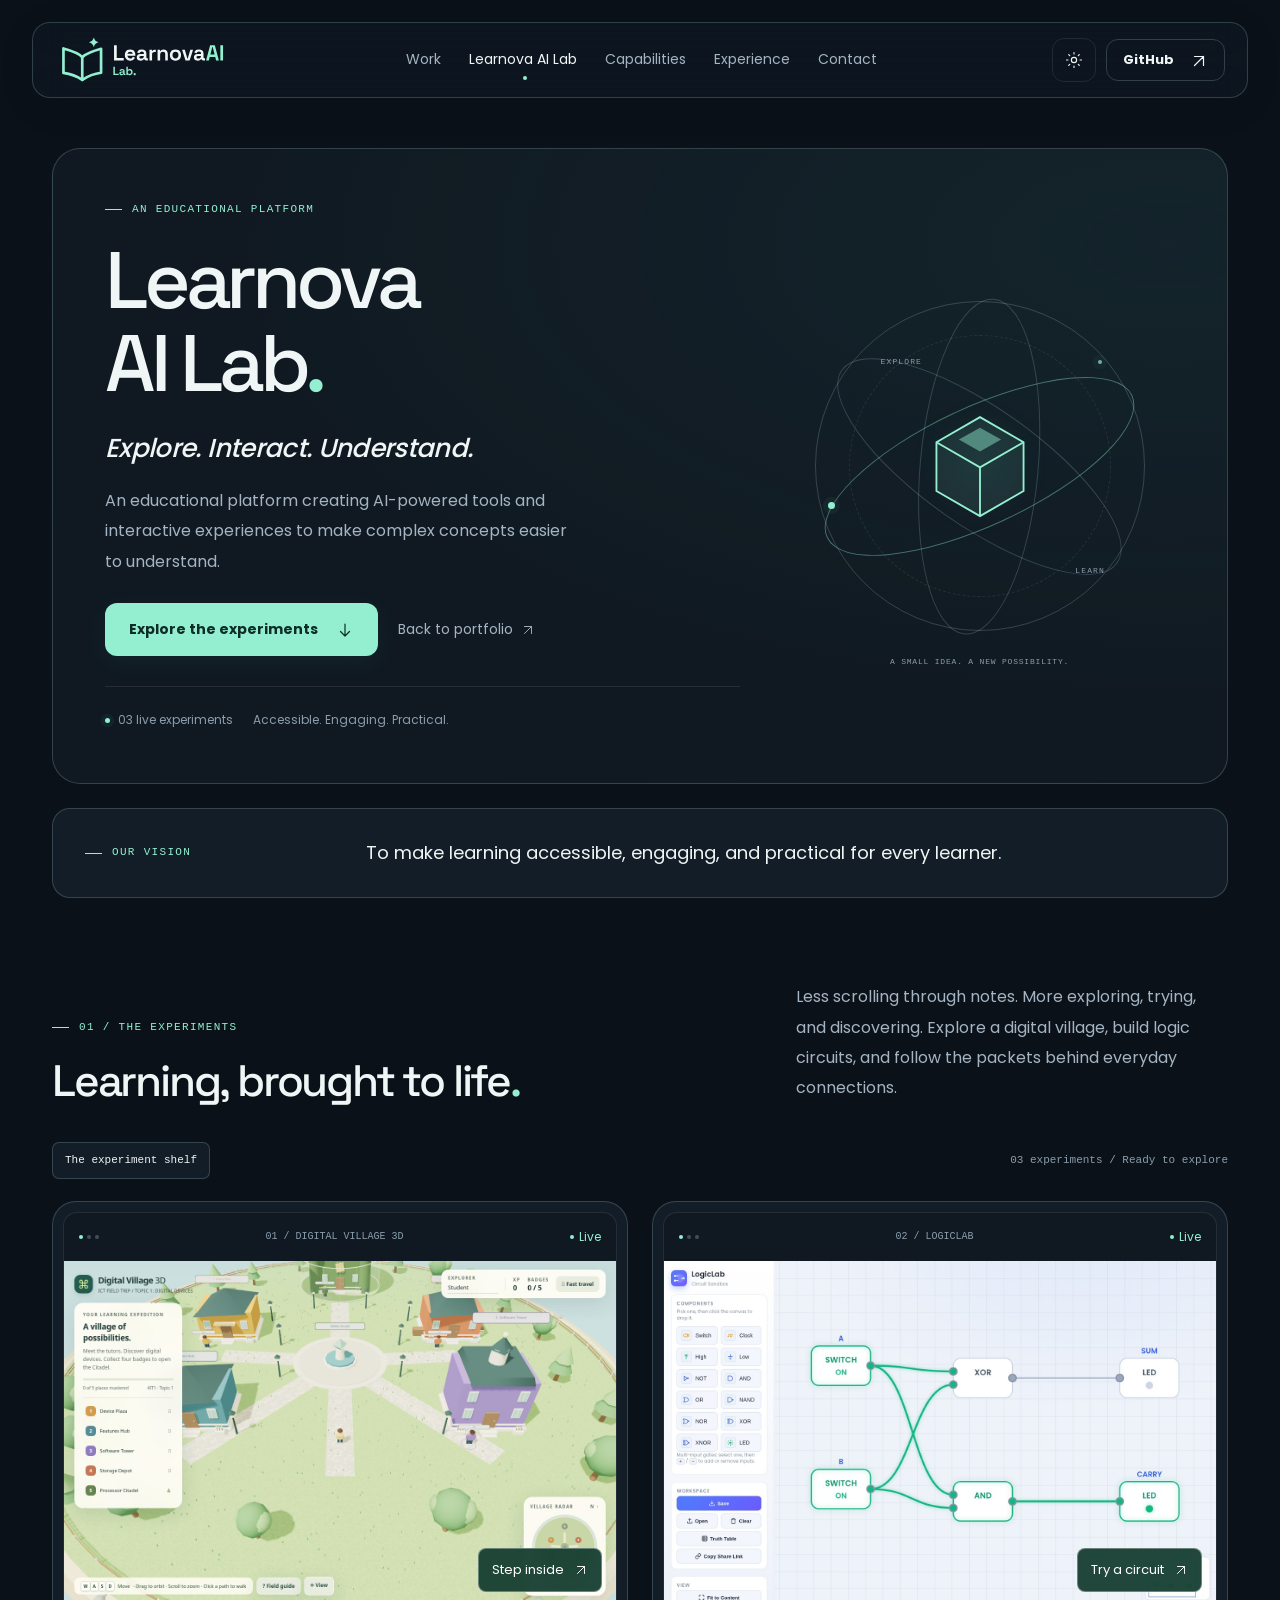
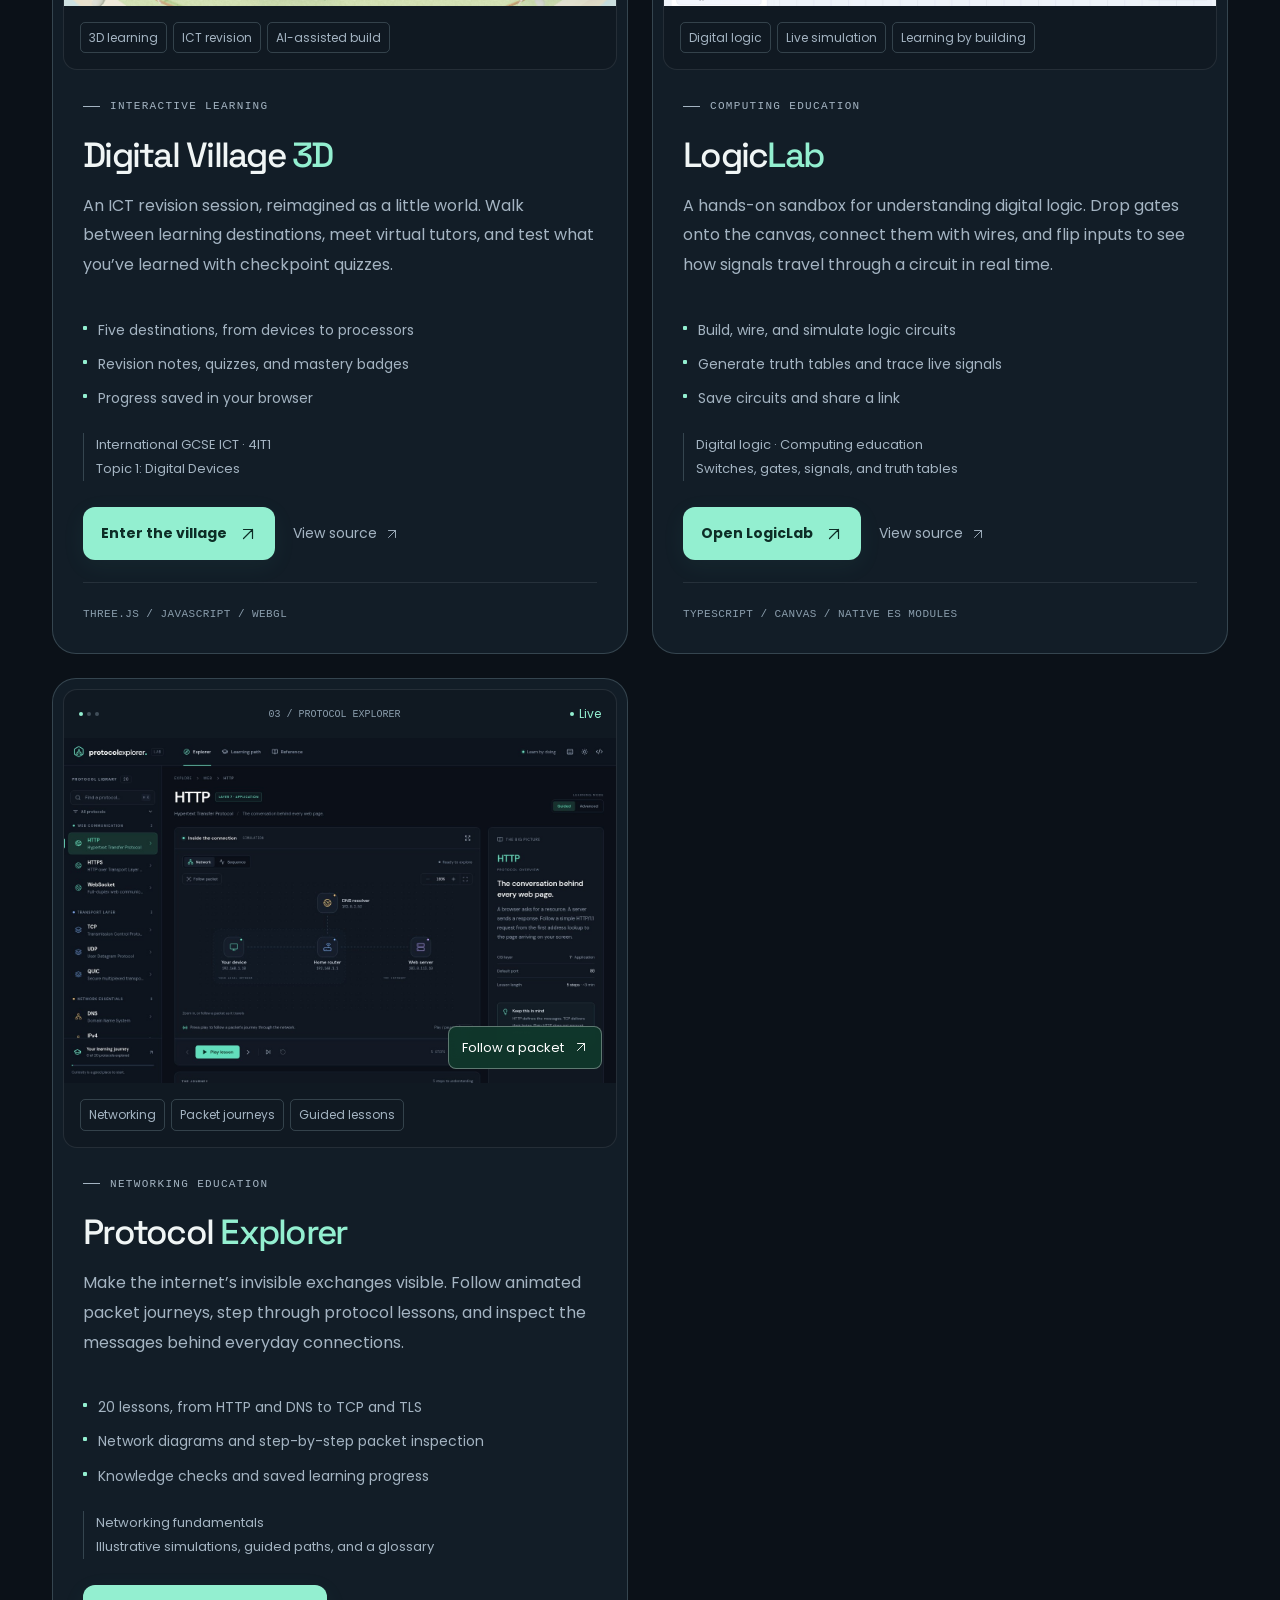
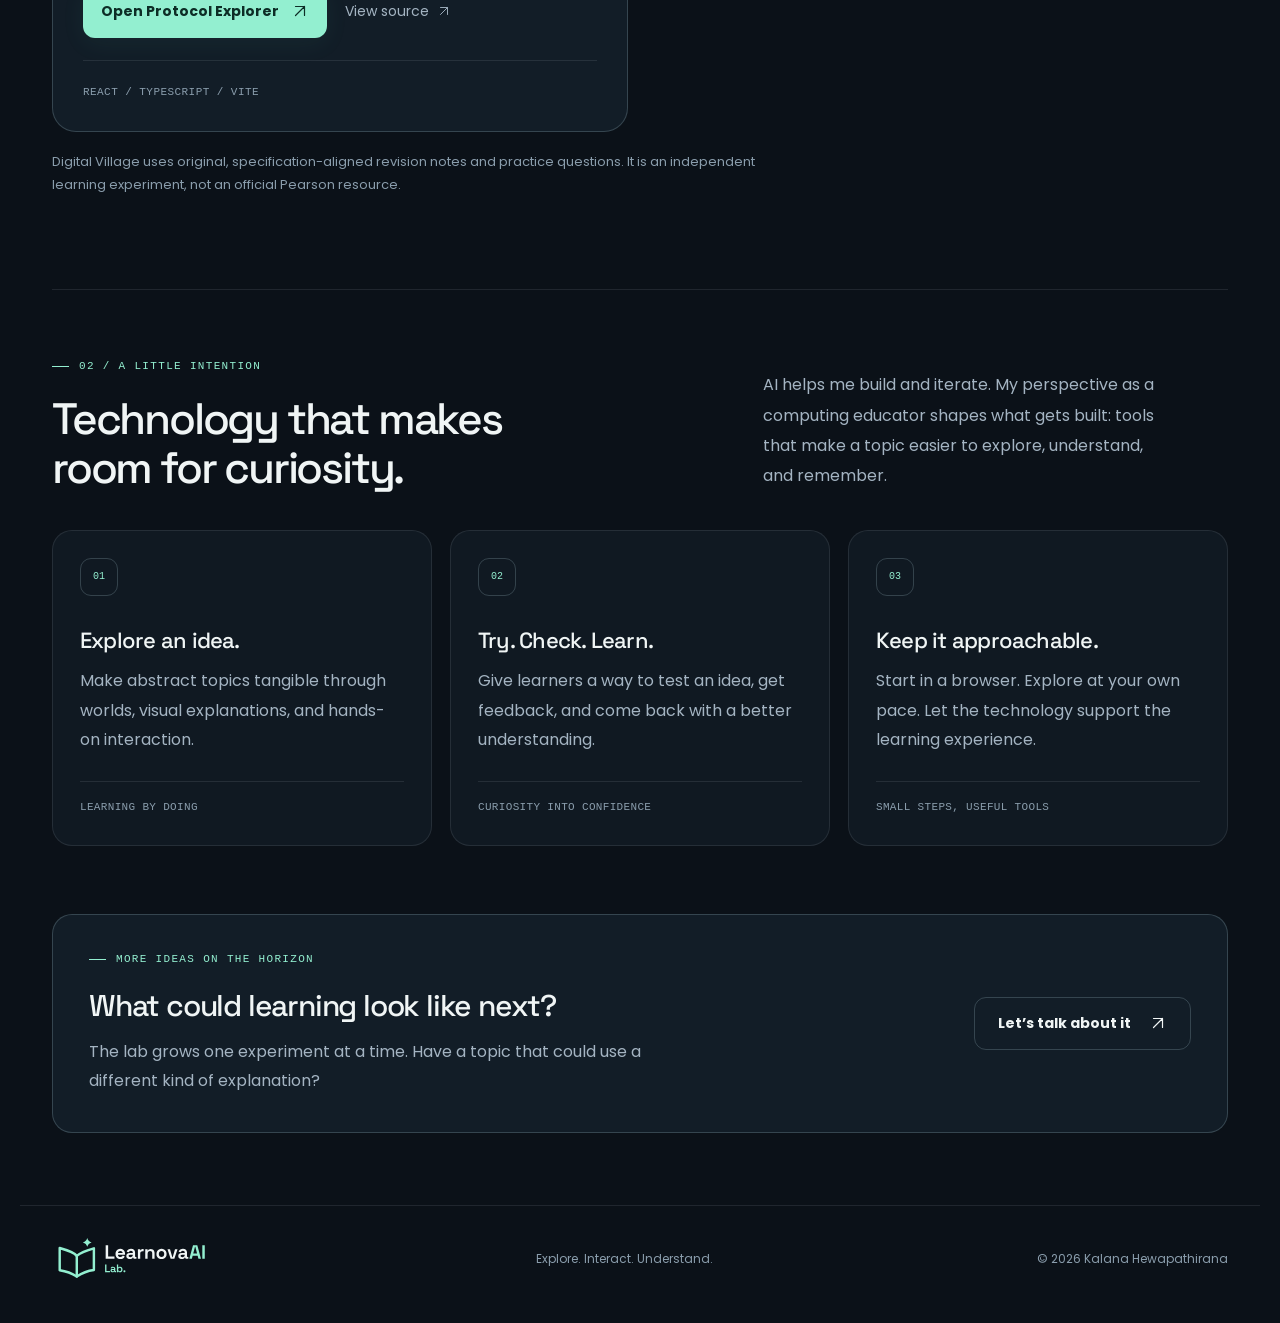
<file: lab/index.html>
<!doctype html>
<html lang="en" data-theme="dark">
  <head>
    <meta charset="UTF-8" />
    <meta name="viewport" content="width=device-width, initial-scale=1.0" />
    <meta name="description" content="An educational platform creating AI-powered tools and interactive experiences to make complex concepts easier to understand." />
    <meta name="theme-color" content="#0b1118" />
    <meta property="og:title" content="Learnova AI Lab" />
    <meta property="og:description" content="Explore. Interact. Understand. An educational platform creating AI-powered tools and interactive experiences to make complex concepts easier to understand." />
    <meta property="og:type" content="website" />
    <meta property="og:url" content="https://kaan84k.github.io/lab/" />
    <meta property="og:image" content="https://kaan84k.github.io/assets/lab/digital-village-3d.jpg" />
    <meta name="twitter:card" content="summary_large_image" />
    <link rel="canonical" href="https://kaan84k.github.io/lab/" />
    <link rel="icon" href="favicon.svg" type="image/svg+xml" />
    <link rel="preload" href="../assets/fonts/space-grotesk-latin.woff2" as="font" type="font/woff2" crossorigin />
    <link rel="preload" href="../assets/fonts/poppins-latin-400-normal.woff2" as="font" type="font/woff2" crossorigin />
    <script>
      document.documentElement.classList.add('js');
      try { const theme = localStorage.getItem('portfolio-theme');
        if (theme === 'light' || theme === 'dark') document.documentElement.dataset.theme = theme;
      } catch (_) {}
    </script>
    <link rel="stylesheet" href="../styles.css?v=20261117" />
    <link rel="stylesheet" href="lab.css?v=20261117-2" />
    <title>Learnova AI Lab - Explore. Interact. Understand.</title>
  </head>
  <body>
    <a class="skip-link" href="#main">Skip to content</a>
    <header class="site-header" data-header>
      <a class="brand" href="./" aria-label="Learnova AI Lab - Home">
        <img class="brand-logo brand-logo-dark" src="../assets/branding/learnova-dark.svg" width="917" height="280" alt="Learnova AI Lab" />
        <img class="brand-logo brand-logo-light" src="../assets/branding/learnova-light.svg" width="917" height="280" alt="Learnova AI Lab" />
      </a>

      <nav id="main-navigation" class="nav" aria-label="Main navigation" data-nav>
        <a href="../#work">Work</a>
        <a href="./" aria-current="page">Learnova AI Lab</a>
        <a href="../#capabilities">Capabilities</a>
        <a href="../#experience">Experience</a>
        <a href="../#contact">Contact</a>
      </nav>

      <div class="header-actions">
        <button
          class="icon-button"
          type="button"
          data-theme-toggle
          aria-label="Switch colour theme"
        >
          <svg class="sun-icon" viewBox="0 0 24 24" aria-hidden="true">
            <circle cx="12" cy="12" r="3.5"></circle>
            <path
              d="M12 2v2M12 20v2M4.9 4.9l1.4 1.4M17.7 17.7l1.4 1.4M2 12h2M20 12h2M4.9 19.1l1.4-1.4M17.7 6.3l1.4-1.4"
            ></path>
          </svg>
        </button>
        <a
          class="button button-small button-quiet header-github"
          href="https://github.com/kaan84k"
          target="_blank"
          rel="noreferrer"
        >
          GitHub <span aria-hidden="true"><svg class="arrow-icon" viewBox="0 0 24 24" fill="none" aria-hidden="true"><path d="M6 18 18 6M6 6h12v12" /></svg></span>
        </a>
        <button
          class="menu-button"
          type="button"
          data-menu-toggle
          aria-controls="main-navigation" aria-label="Open navigation"
          aria-expanded="false"
        >
          <span></span><span></span>
        </button>
      </div>
    </header>

    <main id="main" class="lab-main">
      <section class="lab-hero" aria-labelledby="lab-title">
        <div class="lab-hero-copy">
          <p class="section-index"><span></span> An educational platform</p>
          <h1 id="lab-title">Learnova <span class="lab-title-line">AI Lab<span class="heading-dot" aria-hidden="true">.</span></span></h1>
          <p class="lab-hero-heading">Explore. Interact. Understand.</p>
          <p class="lab-hero-description">An educational platform creating AI-powered tools and interactive experiences to make complex concepts easier to understand.</p>
          <div class="hero-actions">
            <a class="button button-primary" href="#experiments">Explore the experiments <svg class="arrow-icon" viewBox="0 0 24 24" fill="none" aria-hidden="true"><path d="M12 4v16m-6-6 6 6 6-6" /></svg></a>
            <a class="lab-back-link" href="../">Back to portfolio <svg class="arrow-icon" viewBox="0 0 24 24" fill="none" aria-hidden="true"><path d="M6 18 18 6M6 6h12v12" /></svg></a>
          </div>
          <div class="lab-hero-meta"><span><i aria-hidden="true"></i> 03 live experiments</span><span>Accessible. Engaging. Practical.</span></div>
        </div>
        <div class="lab-orbit" aria-hidden="true">
          <div class="lab-orbit-ring ring-one"></div>
          <div class="lab-orbit-ring ring-two"></div>
          <div class="lab-orbit-ring ring-three"></div>
          <span class="lab-orbit-label orbit-label-one">EXPLORE</span>
          <span class="lab-orbit-label orbit-label-two">LEARN</span>
          <div class="lab-orbit-core">
            <svg viewBox="0 0 100 100" fill="none"><path d="m50 13 33 19v37L50 88 17 69V32z" fill="currentColor" fill-opacity=".08" stroke="currentColor" stroke-width="1.4"/><path d="m17 32 33 19 33-19M50 51v37" stroke="currentColor" stroke-width="1.4"/><path d="m34 30 16-9 16 9-16 9z" fill="currentColor" fill-opacity=".45"/></svg>
          </div>
          <span class="lab-orbit-satellite satellite-one"></span>
          <span class="lab-orbit-satellite satellite-two"></span>
          <p class="lab-orbit-caption">A SMALL IDEA. A NEW POSSIBILITY.</p>
        </div>
      </section>

      <aside class="lab-vision" aria-labelledby="lab-vision-title">
        <h2 class="section-index" id="lab-vision-title"><span></span> Our vision</h2>
        <p>To make learning accessible, engaging, and practical for every learner.</p>
      </aside>

      <section class="lab-experiments" id="experiments" aria-labelledby="experiments-title">
        <div class="section-heading">
          <div>
            <p class="section-index"><span></span> 01 / The experiments</p>
            <h2 id="experiments-title">Learning, brought to life<span class="heading-dot">.</span></h2>
          </div>
          <p>Less scrolling through notes. More exploring, trying, and discovering. Explore a digital village, build logic circuits, and follow the packets behind everyday connections.</p>
        </div>
        <div class="lab-shelf-meta"><span class="lab-shelf-label">The experiment shelf</span><span>03 experiments / Ready to explore</span></div>

        <div class="lab-project-grid">
          <article class="lab-experiment" aria-labelledby="village-title">
            <div class="lab-experiment-visual">
              <div class="lab-window-bar"><span><i></i><i></i><i></i></span><span>01 / DIGITAL VILLAGE 3D</span><span class="lab-live-badge">Live</span></div>
              <a class="lab-preview-link" href="https://digital-village-3d.vercel.app/" target="_blank" rel="noreferrer" aria-label="Explore Digital Village 3D (opens in a new tab)">
                <img src="../assets/lab/digital-village-3d.jpg" width="1280" height="800" alt="A 3D village with colourful ICT learning destinations, virtual tutors, and a progress panel." fetchpriority="high" />
                <span class="lab-preview-action">Step inside <svg class="arrow-icon" viewBox="0 0 24 24" fill="none" aria-hidden="true"><path d="M6 18 18 6M6 6h12v12" /></svg></span>
              </a>
              <div class="lab-experiment-tags"><span>3D learning</span><span>ICT revision</span><span>AI-assisted build</span></div>
            </div>
            <div class="lab-experiment-copy">
              <p class="section-index"><span></span> Interactive learning</p>
              <h3 id="village-title">Digital Village <span>3D</span></h3>
              <p>An ICT revision session, reimagined as a little world. Walk between learning destinations, meet virtual tutors, and test what you’ve learned with checkpoint quizzes.</p>
              <ul class="lab-feature-list">
                <li>Five destinations, from devices to processors</li>
                <li>Revision notes, quizzes, and mastery badges</li>
                <li>Progress saved in your browser</li>
              </ul>
              <p class="lab-curriculum">International GCSE ICT · 4IT1<br />Topic 1: Digital Devices</p>
              <div class="lab-experiment-actions">
                <a class="button button-primary" href="https://digital-village-3d.vercel.app/" target="_blank" rel="noreferrer">Enter the village <svg class="arrow-icon" viewBox="0 0 24 24" fill="none" aria-hidden="true"><path d="M6 18 18 6M6 6h12v12" /></svg></a>
                <a class="lab-back-link" href="https://github.com/kaan84k/Digital-Village-3D" target="_blank" rel="noreferrer">View source <svg class="arrow-icon" viewBox="0 0 24 24" fill="none" aria-hidden="true"><path d="M6 18 18 6M6 6h12v12" /></svg></a>
              </div>
              <p class="lab-stack">THREE.JS / JAVASCRIPT / WEBGL</p>
            </div>
          </article>

          <article class="lab-experiment" aria-labelledby="logiclab-title">
            <div class="lab-experiment-visual">
              <div class="lab-window-bar"><span><i></i><i></i><i></i></span><span>02 / LOGICLAB</span><span class="lab-live-badge">Live</span></div>
              <a class="lab-preview-link" href="https://logic-lab-sigma.vercel.app/" target="_blank" rel="noreferrer" aria-label="Explore LogicLab (opens in a new tab)">
                <img src="../assets/lab/logiclab.jpg" width="1440" height="900" alt="LogicLab showing input switches wired to XOR and AND gates, with sum and carry output LEDs." loading="lazy" />
                <span class="lab-preview-action">Try a circuit <svg class="arrow-icon" viewBox="0 0 24 24" fill="none" aria-hidden="true"><path d="M6 18 18 6M6 6h12v12" /></svg></span>
              </a>
              <div class="lab-experiment-tags"><span>Digital logic</span><span>Live simulation</span><span>Learning by building</span></div>
            </div>
            <div class="lab-experiment-copy">
              <p class="section-index"><span></span> Computing education</p>
              <h3 id="logiclab-title">Logic<span>Lab</span></h3>
              <p>A hands-on sandbox for understanding digital logic. Drop gates onto the canvas, connect them with wires, and flip inputs to see how signals travel through a circuit in real time.</p>
              <ul class="lab-feature-list">
                <li>Build, wire, and simulate logic circuits</li>
                <li>Generate truth tables and trace live signals</li>
                <li>Save circuits and share a link</li>
              </ul>
              <p class="lab-curriculum">Digital logic · Computing education<br />Switches, gates, signals, and truth tables</p>
              <div class="lab-experiment-actions">
                <a class="button button-primary" href="https://logic-lab-sigma.vercel.app/" target="_blank" rel="noreferrer">Open LogicLab <svg class="arrow-icon" viewBox="0 0 24 24" fill="none" aria-hidden="true"><path d="M6 18 18 6M6 6h12v12" /></svg></a>
                <a class="lab-back-link" href="https://github.com/kaan84k/LogicLab" target="_blank" rel="noreferrer" aria-label="View LogicLab source">View source <svg class="arrow-icon" viewBox="0 0 24 24" fill="none" aria-hidden="true"><path d="M6 18 18 6M6 6h12v12" /></svg></a>
              </div>
              <p class="lab-stack">TYPESCRIPT / CANVAS / NATIVE ES MODULES</p>
            </div>
          </article>

          <article class="lab-experiment" aria-labelledby="protocol-title">
            <div class="lab-experiment-visual">
              <div class="lab-window-bar"><span><i></i><i></i><i></i></span><span>03 / PROTOCOL EXPLORER</span><span class="lab-live-badge">Live</span></div>
              <a class="lab-preview-link" href="https://protocol-explorer-rust.vercel.app/" target="_blank" rel="noreferrer" aria-label="Explore Protocol Explorer (opens in a new tab)">
                <img src="../assets/lab/protocol-explorer.jpg" width="1440" height="900" alt="Protocol Explorer showing an HTTP network diagram, a categorized protocol library, and guided lesson explanations." loading="lazy" />
                <span class="lab-preview-action">Follow a packet <svg class="arrow-icon" viewBox="0 0 24 24" fill="none" aria-hidden="true"><path d="M6 18 18 6M6 6h12v12" /></svg></span>
              </a>
              <div class="lab-experiment-tags"><span>Networking</span><span>Packet journeys</span><span>Guided lessons</span></div>
            </div>
            <div class="lab-experiment-copy">
              <p class="section-index"><span></span> Networking education</p>
              <h3 id="protocol-title">Protocol <span>Explorer</span></h3>
              <p>Make the internet’s invisible exchanges visible. Follow animated packet journeys, step through protocol lessons, and inspect the messages behind everyday connections.</p>
              <ul class="lab-feature-list">
                <li>20 lessons, from HTTP and DNS to TCP and TLS</li>
                <li>Network diagrams and step-by-step packet inspection</li>
                <li>Knowledge checks and saved learning progress</li>
              </ul>
              <p class="lab-curriculum">Networking fundamentals<br />Illustrative simulations, guided paths, and a glossary</p>
              <div class="lab-experiment-actions">
                <a class="button button-primary" href="https://protocol-explorer-rust.vercel.app/" target="_blank" rel="noreferrer">Open Protocol Explorer <svg class="arrow-icon" viewBox="0 0 24 24" fill="none" aria-hidden="true"><path d="M6 18 18 6M6 6h12v12" /></svg></a>
                <a class="lab-back-link" href="https://github.com/kaan84k/Protocol-Explorer" target="_blank" rel="noreferrer" aria-label="View Protocol Explorer source">View source <svg class="arrow-icon" viewBox="0 0 24 24" fill="none" aria-hidden="true"><path d="M6 18 18 6M6 6h12v12" /></svg></a>
              </div>
              <p class="lab-stack">REACT / TYPESCRIPT / VITE</p>
            </div>
          </article>
        </div>
        <p class="lab-content-note">Digital Village uses original, specification-aligned revision notes and practice questions. It is an independent learning experiment, not an official Pearson resource.</p>
      </section>

      <section class="lab-approach" aria-labelledby="lab-approach-title">
        <div class="section-heading">
          <div>
            <p class="section-index"><span></span> 02 / A little intention</p>
            <h2 id="lab-approach-title">Technology that makes<br />room for curiosity.</h2>
          </div>
          <p>AI helps me build and iterate. My perspective as a computing educator shapes what gets built: tools that make a topic easier to explore, understand, and remember.</p>
        </div>
        <div class="lab-principles">
          <article><span class="lab-principle-number">01</span><h3>Explore an idea.</h3><p>Make abstract topics tangible through worlds, visual explanations, and hands-on interaction.</p><span class="lab-principle-tag">LEARNING BY DOING</span></article>
          <article><span class="lab-principle-number">02</span><h3>Try. Check. Learn.</h3><p>Give learners a way to test an idea, get feedback, and come back with a better understanding.</p><span class="lab-principle-tag">CURIOSITY INTO CONFIDENCE</span></article>
          <article><span class="lab-principle-number">03</span><h3>Keep it approachable.</h3><p>Start in a browser. Explore at your own pace. Let the technology support the learning experience.</p><span class="lab-principle-tag">SMALL STEPS, USEFUL TOOLS</span></article>
        </div>
      </section>

      <aside class="lab-next" aria-label="Suggest an educational experiment">
        <div><p class="section-index"><span></span> More ideas on the horizon</p><h2>What could learning look like next?</h2><p>The lab grows one experiment at a time. Have a topic that could use a different kind of explanation?</p></div>
        <a class="button button-text" href="../#contact">Let’s talk about it <svg class="arrow-icon" viewBox="0 0 24 24" fill="none" aria-hidden="true"><path d="M6 18 18 6M6 6h12v12" /></svg></a>
      </aside>
    </main>
    <footer class="footer">
      <div class="brand footer-brand">
        <img class="brand-logo brand-logo-dark" src="../assets/branding/learnova-dark.svg" width="917" height="280" alt="Learnova AI Lab" />
        <img class="brand-logo brand-logo-light" src="../assets/branding/learnova-light.svg" width="917" height="280" alt="Learnova AI Lab" />
      </div>
      <p>Explore. Interact. Understand.</p>
      <p>© <span data-year></span> Kalana Hewapathirana</p>
    </footer>

    <script src="../site.js?v=20261116" defer></script>
  </body>
</html>
</file>
<file: styles.css>
/* Self-hosted fonts keep the design consistent without third-party requests. */
@font-face {
  font-family: "Poppins";
  src: url("assets/fonts/poppins-latin-400-normal.woff2") format("woff2");
  font-style: normal;
  font-weight: 400;
  font-display: swap;
}
@font-face {
  font-family: "Poppins";
  src: url("assets/fonts/poppins-latin-500-normal.woff2") format("woff2");
  font-style: normal;
  font-weight: 500;
  font-display: swap;
}
@font-face {
  font-family: "Poppins";
  src: url("assets/fonts/poppins-latin-600-normal.woff2") format("woff2");
  font-style: normal;
  font-weight: 600;
  font-display: swap;
}
@font-face {
  font-family: "Poppins";
  src: url("assets/fonts/poppins-latin-700-normal.woff2") format("woff2");
  font-style: normal;
  font-weight: 700;
  font-display: swap;
}
@font-face {
  font-family: "Space Grotesk";
  src: url("assets/fonts/space-grotesk-latin.woff2") format("woff2");
  font-style: normal;
  font-weight: 300 700;
  font-display: swap;
}
:root {
  color-scheme: dark;
  --bg: #0b1118;
  --bg-soft: #101922;
  --panel: #121d27;
  --panel-2: #1b2a36;
  --text: #f0f5f5;
  --muted: #a4b4c2;
  --faint: #8a9dac;
  --line: #e2f1ff18;
  --line-strong: #c3e4f033;
  --accent: #93efd0;
  --accent-ink: #0d2d26;
  --header: #0e1720e8;
  --glow: #48bca711;
  --max: 1240px;
  --radius: 24px;
  --mono: "SFMono-Regular", Consolas, "Liberation Mono", monospace;
  --heading: "Space Grotesk", Arial, sans-serif;
  --body: "Poppins", Arial, sans-serif;
}
html[data-theme="light"] {
  color-scheme: light;
  --bg: #f4f7f8;
  --bg-soft: #e9f0f2;
  --panel: #ffffff;
  --panel-2: #e0eaed;
  --text: #12252d;
  --muted: #4d6470;
  --faint: #5c737e;
  --line: #163c4c18;
  --line-strong: #163c4c35;
  --accent: #126b55;
  --accent-ink: #ffffff;
  --header: #f8fbfbe8;
  --glow: #69bda517;
}
* { box-sizing: border-box; }
html { scroll-behavior: smooth; scroll-padding-top: 120px; }
body {
  margin: 0;
  color: var(--text);
  background: var(--bg);
  font: 400 16px/1.8 var(--body);
  -webkit-font-smoothing: antialiased;
  overflow-x: clip;
}
[hidden] { display: none !important; }
:root:not(.js) [data-theme-toggle],
:root:not(.js) .project-filters,
:root:not(.js) .demo-hint { display: none; }
::selection { background: var(--accent); color: var(--accent-ink); }
a { color: inherit; text-decoration: none; }
button { color: inherit; font: inherit; cursor: pointer; }
img, svg { display: block; max-width: 100%; }
button, a { -webkit-tap-highlight-color: transparent; }
:focus-visible { outline: 2px solid var(--accent); outline-offset: 5px; }
h1, h2, h3, p { margin-top: 0; }
h1, h2, h3 { font-family: var(--heading); font-weight: 500; }
h1, h2 { text-wrap: balance; }
h1 em, h2 em { color: var(--accent); font-style: normal; }
.arrow-icon { display: inline-block; width: 18px; height: 18px; vertical-align: middle; flex-shrink: 0; }
.arrow-icon path { stroke: currentColor; stroke-width: 1.6; stroke-linecap: round; stroke-linejoin: round; }
.skip-link { position: fixed; z-index: 200; top: -100px; left: 24px; padding: 12px 20px; border-radius: 10px; color: var(--accent-ink); background: var(--accent); }
.skip-link:focus { top: 24px; }
.section { width: min(100%, var(--max)); margin: 0 auto; padding: 100px 32px; }
.site-header {
  position: fixed;
  z-index: 100;
  top: 22px;
  left: 24px;
  right: 24px;
  max-width: 1216px;
  height: 76px;
  margin: auto;
  padding: 0 22px;
  display: flex;
  justify-content: space-between;
  align-items: center;
  gap: 24px;
  border: 1px solid var(--line-strong);
  border-radius: 18px;
  background: var(--header);
  backdrop-filter: blur(20px);
  box-shadow: 0 8px 40px #00000012;
  transition: top .2s, box-shadow .2s;
}
.site-header.scrolled { top: 12px; box-shadow: 0 12px 40px #00000022; }
.brand { display: inline-flex; align-items: center; gap: 11px; line-height: 1.2; flex-shrink: 0; }
.brand-mark { display: grid; place-items: center; width: 40px; height: 40px; font: 600 16px var(--heading); letter-spacing: -.07em; border-radius: 12px; background: var(--accent); color: var(--accent-ink); }
.brand-text { font-weight: 650; font-size: 14px; }
.brand-text small { display: block; margin-top: 3px; font-size: 10px; font-weight: 400; color: var(--muted); letter-spacing: .02em; }
.nav { display: flex; align-items: center; gap: 28px; color: var(--muted); font-size: 14px; }
.nav a { position: relative; padding-block: 10px; transition: color .2s; }
.nav a::after { content: ""; position: absolute; bottom: 3px; left: 50%; width: 4px; height: 4px; border-radius: 50%; background: var(--accent); opacity: 0; transition: opacity .2s; }
.nav a:hover, .nav a[aria-current="location"] { color: var(--text); }
.nav a[aria-current="location"]::after { opacity: 1; }
.header-actions { display: flex; align-items: center; gap: 10px; }
.icon-button, .menu-button { display: grid; place-items: center; width: 44px; height: 44px; padding: 0; background: transparent; border: 1px solid var(--line); border-radius: 12px; transition: background .2s; }
.icon-button:hover, .menu-button:hover { background: var(--panel-2); }
.sun-icon { width: 18px; height: 18px; fill: none; stroke: currentColor; stroke-width: 1.5; stroke-linecap: round; }
.menu-button { display: none; padding: 12px; }
.menu-button span { width: 18px; height: 1px; background: currentColor; transition: transform .2s; }
.menu-button[aria-expanded="true"] span:first-child { transform: translateY(4.5px) rotate(45deg); }
.menu-button[aria-expanded="true"] span:last-child { transform: translateY(-4.5px) rotate(-45deg); }
.button { display: inline-flex; justify-content: center; align-items: center; gap: 18px; min-height: 52px; padding: 13px 23px; border: 1px solid transparent; border-radius: 12px; font-size: 14px; font-weight: 650; transition: background .2s, transform .2s, border-color .2s; }
.button:hover { transform: translateY(-2px); }
.button-primary { background: var(--accent); color: var(--accent-ink); box-shadow: 0 6px 25px var(--glow); }
.button-primary:hover { background: color-mix(in srgb, var(--accent), var(--text) 12%); }
.button-text { color: var(--text); border-color: var(--line-strong); }
.button-text:hover { background: var(--panel); }
.button-quiet { border-color: var(--line-strong); }
.button-small { min-height: 42px; padding: 8px 16px; font-size: 13px; gap: 16px; }
.button-light { background: var(--text); color: var(--bg); }
.hero {
  position: relative;
  display: grid;
  grid-template-columns: 1.35fr .85fr;
  align-items: center;
  gap: 64px 56px;
  padding-top: 182px;
  padding-bottom: 48px;
}
.hero::before { content: ""; z-index: -1; pointer-events: none; position: absolute; width: 800px; max-width: 100vw; height: 800px; top: 30px; right: 0; background: radial-gradient(ellipse at center, var(--glow), transparent 65%); }
.hero-copy { min-width: 0; position: relative; z-index: 2; }
.availability { display: inline-flex; align-items: center; gap: 10px; padding: 6px 12px; border: 1px solid var(--line-strong); border-radius: 100px; color: var(--muted); font-size: 12px; background: var(--glow); }
.availability > span, .live-dot { width: 6px; height: 6px; flex-shrink: 0; background: var(--accent); border-radius: 50%; box-shadow: 0 0 0 4px var(--glow); }
.eyebrow { color: var(--muted); font-size: 13px; margin: 32px 0 16px; }
h1 { font-size: clamp(48px, 5.6vw, 80px); line-height: 1.07; letter-spacing: -.065em; margin-bottom: 25px; }
h1 em { display: inline-block; }
.hero-lede { max-width: 485px; font-size: 16px; line-height: 1.85; color: var(--muted); margin-bottom: 28px; }
.hero-actions { display: flex; align-items: center; gap: 12px; flex-wrap: wrap; }
.social-rail { display: flex; align-items: center; gap: 20px; flex-wrap: wrap; margin-top: 28px; font-size: 12px; color: var(--muted); }
.social-rail > span { display: none; }
.social-rail a { display: inline-flex; align-items: center; gap: 5px; min-height: 30px; transition: color .2s; }
.social-rail a:hover { color: var(--accent); }
.social-rail .arrow-icon { width: 12px; height: 12px; }
.hero-visual { position: relative; width: 100%; max-width: 390px; justify-self: end; padding: 10px 14px 0; }
.hero-visual::before { content: ""; position: absolute; inset: -26px -16px 40px; border: 1px solid var(--line); border-radius: 50% 50% 46% 46%; transform: rotate(16deg); pointer-events: none; }
.profile-card { position: relative; padding: 12px; border: 1px solid var(--line-strong); border-radius: 22px; background: var(--bg-soft); transform: rotate(3deg); box-shadow: 0 25px 70px #00000020; }
.profile-topline { display: flex; align-items: center; justify-content: space-between; gap: 16px; padding: 7px 7px 17px; color: var(--muted); font: 9px var(--mono); letter-spacing: .09em; }
.portrait-shell { position: relative; overflow: hidden; aspect-ratio: 1 / 1.08; border-radius: 13px; background: #1a303b; }
.portrait-shell img { width: 100%; height: 100%; object-fit: cover; filter: grayscale(1); transition: filter .5s; }
.profile-card:hover img { filter: grayscale(0); }
.portrait-shell::after { content: ""; position: absolute; inset: 0; background: linear-gradient(0deg, #0b111855, transparent 55%); pointer-events: none; }
.portrait-fallback { position: absolute; inset: 0; display: flex; flex-direction: column; justify-content: center; align-items: center; background: radial-gradient(circle at 80% 20%, #428a8540, transparent 50%), #192d36; color: #c9e1e6; }
.portrait-fallback::before, .portrait-fallback::after { content: ""; position: absolute; border: 1px solid #93efd033; width: 280px; height: 280px; border-radius: 50%; transform: rotate(-30deg) scaleX(.65); }
.portrait-fallback::after { transform: rotate(30deg) scaleX(.65); }
.portrait-fallback > span { z-index: 1; font: 500 108px/1 var(--heading); letter-spacing: -.1em; }
.fallback-period { color: #93efd0; }
.portrait-fallback small { z-index: 1; margin-top: 20px; color: #9cb9c2; font: 10px var(--mono); letter-spacing: .04em; }
.profile-meta { display: grid; grid-template-columns: 1fr 1fr; gap: 16px; padding: 18px 7px 6px; }
.profile-meta div { display: flex; flex-direction: column; gap: 3px; }
.profile-meta div:last-child { padding-left: 20px; border-left: 1px solid var(--line-strong); }
.profile-meta span { color: var(--faint); font: 9px var(--mono); text-transform: uppercase; letter-spacing: .05em; }
.profile-meta strong { font-size: 13px; font-weight: 500; }
.floating-chip { position: absolute; display: flex; align-items: center; gap: 12px; padding: 14px 17px; border-radius: 14px; font-size: 11px; box-shadow: 0 12px 35px #00000024; }
.chip-code { bottom: 128px; left: -35px; color: var(--text); background: var(--header); border: 1px solid var(--line-strong); backdrop-filter: blur(16px); transform: rotate(-4deg); }
.chip-code > span { display: grid; place-items: center; width: 33px; height: 33px; border-radius: 9px; background: var(--glow); color: var(--accent); font: 12px var(--mono); }
.chip-code small { display: block; margin-top: 2px; color: var(--faint); font-size: 9px; }
.chip-ai { right: -8px; top: 56px; background: #93efd0; color: #133f32; transform: rotate(7deg); padding: 10px 14px; font-weight: 600; }
.chip-ai > span { font-size: 22px; line-height: 1; }
.visual-caption { display: flex; justify-content: space-between; gap: 16px; margin: 27px 0 0; color: var(--faint); font: 8px/1.5 var(--mono); letter-spacing: .07em; }
.hero-proof { grid-column: 1 / -1; display: grid; grid-template-columns: repeat(3, minmax(0, 1fr)); border-block: 1px solid var(--line); padding: 26px 0; }
.hero-proof > div { display: flex; align-items: center; gap: 18px; padding: 0 28px; border-right: 1px solid var(--line); }
.hero-proof > div:first-child { padding-left: 0; }
.hero-proof > div:last-child { border: 0; }
.proof-number { color: var(--accent); font: 10px var(--mono); opacity: .8; }
.hero-proof > div > div { display: flex; flex-direction: column; gap: 3px; }
.hero-proof strong { font-size: 13px; font-weight: 550; }
.hero-proof div div span { color: var(--faint); font-size: 12px; }
.section-index { display: flex; align-items: center; gap: 10px; color: var(--accent); font: 11px/1.6 var(--mono); text-transform: uppercase; letter-spacing: .12em; margin-bottom: 20px; }
.section-index > span { width: 17px; height: 1px; background: currentColor; flex-shrink: 0; }
.statement { display: grid; grid-template-columns: .65fr 1.35fr; gap: 40px; padding-top: 64px; padding-bottom: 90px; }
.statement > .section-index { padding-top: 12px; }
.statement h2 { font-size: clamp(28px, 3vw, 42px); line-height: 1.2; letter-spacing: -.045em; margin-bottom: 20px; }
.statement h2 span { color: var(--faint); }
.statement-note { margin: 0; max-width: 610px; color: var(--muted); font-size: 16px; line-height: 1.9; }
.work { padding-top: 80px; border-top: 1px solid var(--line); }
.section-heading { display: grid; grid-template-columns: 1fr .72fr; align-items: end; gap: 64px; margin-bottom: 36px; }
.section-heading h2, .experience-intro h2 { margin-bottom: 0; font-size: clamp(36px, 4vw, 56px); line-height: 1.12; letter-spacing: -.05em; }
.section-heading > p { max-width: 400px; margin-bottom: 2px; color: var(--muted); font-size: 16px; line-height: 1.9; }
.heading-dot { color: var(--accent); }
.work-toolbar { display: flex; align-items: center; justify-content: space-between; gap: 20px; margin-bottom: 24px; }
.project-filters { display: flex; flex-wrap: wrap; gap: 4px; padding: 5px; background: var(--bg-soft); border: 1px solid var(--line); border-radius: 13px; }
.project-filters button { padding: 10px 18px; min-height: 42px; border: 0; border-radius: 8px; background: transparent; color: var(--muted); font-size: 13px; transition: color .2s, background .2s; }
.project-filters button:hover { color: var(--text); background: var(--panel-2); }
.project-filters button[aria-pressed="true"] { color: var(--accent-ink); background: var(--accent); }
.project-count { font: 12px var(--mono); color: var(--faint); white-space: nowrap; }
.feature-project { display: grid; grid-template-columns: .9fr 1.1fr; overflow: hidden; border: 1px solid var(--line-strong); border-radius: var(--radius); background: var(--panel); }
.project-copy { display: flex; flex-direction: column; padding: 34px; }
.project-number { display: flex; justify-content: space-between; gap: 16px; margin-bottom: 35px; color: var(--faint); font: 9px var(--mono); letter-spacing: .08em; }
.project-number::before { content: ""; display: none; }
.project-type { margin-bottom: 10px; color: var(--accent); font: 11px/1.6 var(--mono); letter-spacing: .06em; text-transform: uppercase; }
.project-copy h3 { font-size: 38px; letter-spacing: -.045em; margin-bottom: 15px; line-height: 1.2; }
.project-copy > p { color: var(--muted); font-size: 16px; line-height: 1.85; }
.tag-list { display: flex; gap: 6px; flex-wrap: wrap; padding: 0; margin: 8px 0 28px; list-style: none; }
.tag-list li { padding: 5px 9px; border: 1px solid var(--line-strong); border-radius: 6px; font-size: 12px; color: var(--muted); }
.project-links { display: flex; flex-wrap: wrap; gap: 23px; margin-top: auto; }
.project-links a { display: flex; align-items: center; gap: 10px; min-height: 44px; font-size: 14px; border-bottom: 1px solid var(--line-strong); transition: color .2s; }
.project-links a:hover { color: var(--accent); }
.project-links .arrow-icon { width: 15px; }
.project-preview { min-width: 0; margin: 12px; overflow: hidden; border: 1px solid #93efd026; border-radius: 15px; }
.logic-preview { background: radial-gradient(ellipse at 50% 50%, #1d464330, transparent 75%), radial-gradient(#79d7bf26 1px, transparent 1px) #0c1820; background-size: auto, 20px 20px; color: #e0f2f0; }
.preview-toolbar { display: flex; align-items: center; gap: 5px; padding: 15px 18px; border-bottom: 1px solid #93efd01a; font: 9px var(--mono); color: #8da9b0; }
.preview-toolbar i { width: 5px; height: 5px; background: #48616b; border-radius: 50%; }
.preview-toolbar i:first-child { background: #93efd0; }
.preview-toolbar span { margin-left: auto; }
.logic-demo { padding: 34px 28px; }
.demo-eyebrow { margin-bottom: 0; text-align: center; color: #91aab1; font: 9px var(--mono); letter-spacing: .08em; }
.circuit { display: flex; align-items: center; justify-content: center; max-width: 430px; margin: 52px auto 40px; }
.circuit-inputs { display: grid; gap: 14px; }
.signal { display: flex; justify-content: space-between; align-items: center; gap: 18px; min-width: 72px; min-height: 48px; padding: 11px; border: 1px solid #93efd070; background: #193a37; color: #93efd0; border-radius: 10px; font: 12px var(--mono); transition: background .2s, border-color .2s; }
.signal:hover { border-color: #93efd0; }
.signal[aria-pressed="false"] { color: #b2c4c9; border-color: #4c6570; background: #172730; }
.signal b { font-size: 16px; font-weight: 500; }
.circuit-wire { flex: 1; height: 1px; min-width: 12px; background: #93efd077; }
.circuit-gate { flex-shrink: 0; display: grid; place-content: center; justify-items: center; width: 100px; height: 94px; border: 1px solid #93efd0aa; border-radius: 14px 45px 45px 14px; background: #193a37; color: #93efd0; }
.circuit-gate strong { font: 400 36px/1.2 var(--heading); }
.circuit-gate span { font: 8px var(--mono); margin-top: 5px; }
.circuit-output { display: grid; justify-items: center; gap: 12px; width: 64px; font: 10px var(--mono); }
.circuit-output i { width: 28px; height: 28px; border-radius: 50%; border: 1px solid #6d9390; background: #28433f; transition: background .2s, box-shadow .2s; }
.circuit-output[data-on="true"] i { background: #93efd0; box-shadow: 0 0 0 7px #93efd012, 0 0 28px #93efd055; }
.logic-result { text-align: center; color: #93efd0; font: 12px/1.8 var(--mono); }
.demo-hint { margin: 12px 0 0; text-align: center; color: #91aab1; font-size: 12px; }
.project-grid { display: grid; grid-template-columns: repeat(2, minmax(0, 1fr)); gap: 24px; margin-top: 24px; }
.project-card { display: flex; flex-direction: column; min-width: 0; padding: 10px; border: 1px solid var(--line); border-radius: var(--radius); background: var(--panel); overflow: hidden; transition: transform .25s, border-color .25s, box-shadow .25s; }
.project-card:hover { border-color: var(--line-strong); transform: translateY(-4px); box-shadow: 0 14px 35px #00000012; }
.project-art { position: relative; overflow: hidden; min-height: 244px; height: 244px; border-radius: 15px; }
.project-card-body { display: flex; flex-direction: column; flex: 1; padding: 24px 18px 16px; }
.project-card h3 { margin-bottom: 12px; font-size: 24px; line-height: 1.25; letter-spacing: -.035em; }
.project-card-body > p { color: var(--muted); font-size: 16px; line-height: 1.85; margin-bottom: 24px; }
.project-card-footer { display: flex; align-items: center; justify-content: space-between; gap: 16px; margin-top: auto; padding-top: 16px; border-top: 1px solid var(--line); color: var(--faint); font-size: 12px; }
.project-card-footer > span { max-width: 80%; }
.project-card-footer a { display: grid; place-items: center; min-width: 44px; min-height: 44px; border: 1px solid var(--line-strong); border-radius: 50%; font-size: 10px; color: var(--text); transition: color .2s, background .2s; }
.project-card-footer a:hover { color: var(--accent-ink); background: var(--accent); }
.project-card-links { display: flex; gap: 6px; }
.project-more { grid-column: 1 / -1; position: relative; background: var(--bg-soft); padding: 12px; }
.project-more .project-card-body { display: grid; grid-template-columns: 1fr auto; gap: 0 40px; padding: 32px; }
.project-more .project-type { grid-column: 1 / -1; }
.project-more h3 { max-width: 520px; font-size: 29px; margin-bottom: 12px; }
.project-more .project-card-body > p { grid-column: 1; margin: 0; max-width: 560px; }
.project-more .button { grid-column: 2; grid-row: 2 / 4; align-self: center; background: var(--accent); color: var(--accent-ink); }
.capabilities { padding-top: 70px; border-top: 1px solid var(--line); }
.capability-list { display: grid; grid-template-columns: repeat(3, minmax(0, 1fr)); gap: 18px; }
.capability { position: relative; display: flex; flex-direction: column; align-items: flex-start; padding: 28px; border: 1px solid var(--line); border-radius: 20px; background: var(--panel); }
.capability-number { position: absolute; top: 30px; right: 28px; color: var(--faint); font: 10px var(--mono); }
.capability-icon { display: grid; place-items: center; width: 46px; height: 46px; margin-bottom: 32px; background: var(--glow); border: 1px solid var(--line-strong); border-radius: 13px; color: var(--accent); font-size: 22px; }
.capability h3 { font-size: 21px; letter-spacing: -.035em; line-height: 1.3; margin-bottom: 12px; }
.capability p { font-size: 16px; line-height: 1.85; color: var(--muted); margin-bottom: 24px; }
.capability-tech { margin-top: auto; padding-top: 18px; border-top: 1px solid var(--line); width: 100%; color: var(--faint); font-size: 13px; line-height: 1.8; }
.experience { display: grid; grid-template-columns: .8fr 1fr; gap: 90px; border-top: 1px solid var(--line); }
.experience-intro { position: sticky; top: 145px; align-self: start; }
.experience-intro h2 { font-size: clamp(34px, 3.3vw, 46px); }
.experience-intro > p:last-child { margin: 24px 0 0; color: var(--muted); font-size: 16px; line-height: 1.9; max-width: 370px; }
.timeline article { position: relative; padding: 0 0 35px 28px; border-left: 1px solid var(--line-strong); }
.timeline article:last-child { padding-bottom: 0; }
.timeline-marker { position: absolute; left: -4px; top: 7px; width: 7px; height: 7px; border-radius: 50%; background: var(--accent); box-shadow: 0 0 0 5px var(--bg); }
.timeline-meta { display: flex; flex-wrap: wrap; align-items: center; gap: 12px; margin-bottom: 16px; }
.timeline-meta strong { padding: 3px 7px; color: var(--accent); background: var(--glow); border: 1px solid var(--line-strong); border-radius: 5px; font-size: 12px; font-weight: 500; }
.timeline-meta span { color: var(--faint); font-size: 13px; }
.timeline h3 { font-size: 21px; line-height: 1.35; letter-spacing: -.03em; margin-bottom: 10px; }
.timeline p { color: var(--muted); font-size: 16px; line-height: 1.9; margin-bottom: 0; }
.contact { position: relative; display: grid; grid-template-columns: 1fr .4fr; align-items: center; gap: 60px; width: min(calc(100% - 64px), 1176px); padding: 64px; margin: 20px auto 76px; overflow: hidden; background: #93efd0; color: #11372c; border: 1px solid #aff7df; border-radius: 28px; }
.contact .section-index { color: #265d4c; }
.contact h2 { font-size: clamp(36px, 4.3vw, 60px); line-height: 1.1; letter-spacing: -.055em; margin-bottom: 20px; }
.contact h2 em { color: #366d5b; }
.contact-copy { position: relative; z-index: 2; }
.contact-copy > p { max-width: 485px; margin-bottom: 28px; color: #265d4c; font-size: 16px; }
.contact-socials { display: flex; flex-wrap: wrap; gap: 8px; }
.contact-socials a { display: flex; align-items: center; gap: 10px; min-height: 44px; padding: 8px 13px; border: 1px solid #326a5644; border-radius: 8px; transition: background .2s; }
.contact-socials a:hover { background: #ffffff50; }
.contact-socials span { display: none; }
.contact-socials strong { font-size: 13px; font-weight: 550; }
.contact-socials .arrow-icon { width: 14px; height: 14px; }
.contact-monogram { color: #316c5744; }
.contact-monogram svg { width: 220px; height: 220px; }
.contact-grid { pointer-events: none; position: absolute; inset: 0; background-image: radial-gradient(#21554135 .7px, transparent .7px); background-size: 16px 16px; mask-image: linear-gradient(90deg, transparent, #000); }
.footer { display: flex; align-items: center; justify-content: space-between; gap: 24px; max-width: var(--max); margin: auto; padding: 28px 32px 40px; border-top: 1px solid var(--line); }
.footer p { margin: 0; color: var(--faint); font-size: 12px; }
.footer .brand-mark { width: 34px; height: 34px; font-size: 13px; border-radius: 10px; }
.footer .brand-text { font-size: 12px; }
.kaan-art {
  display: grid;
  place-items: center;
  padding: 1.4rem;
  background:
    radial-gradient(circle at 88% 12%, rgba(255, 255, 255, 0.28), transparent 24%),
    linear-gradient(135deg, #5c2d91, #9b3b82 58%, #d46a53);
}
.kaan-window {
  width: min(88%, 390px);
  padding: 0.85rem;
  border: 1px solid rgba(255, 255, 255, 0.28);
  border-radius: 18px;
  background: rgba(18, 13, 28, 0.86);
  color: #fff;
  box-shadow: 0 24px 55px rgba(30, 8, 40, 0.34);
  backdrop-filter: blur(10px);
}
.kaan-header {
  display: grid;
  grid-template-columns: 34px 1fr auto;
  align-items: center;
  gap: 0.65rem;
  padding-bottom: 0.75rem;
  border-bottom: 1px solid rgba(255, 255, 255, 0.12);
}
.kaan-mark {
  display: grid;
  place-items: center;
  width: 34px;
  height: 34px;
  border-radius: 11px;
  background: #ffcb45;
  color: #23132d;
  font-weight: 800;
}
.kaan-header div {
  display: grid;
}
.kaan-header strong {
  font-size: 0.72rem;
}
.kaan-header small {
  color: rgba(255, 255, 255, 0.52);
  font-size: 0.48rem;
}
.kaan-header i {
  width: 7px;
  height: 7px;
  border-radius: 50%;
  background: #8ce99a;
  box-shadow: 0 0 0 4px rgba(140, 233, 154, 0.12);
}
.kaan-chat {
  display: grid;
  gap: 0.45rem;
  padding: 0.75rem 0;
}
.kaan-chat p {
  width: 78%;
  padding: 0.55rem 0.7rem;
  border-radius: 10px 10px 10px 3px;
  background: rgba(255, 255, 255, 0.1);
  font-size: 0.48rem;
  line-height: 1.45;
}
.kaan-chat p:first-child {
  justify-self: end;
  border-radius: 10px 10px 3px 10px;
  background: #ffcb45;
  color: #291832;
}
.kaan-products {
  display: grid;
  grid-template-columns: repeat(3, 1fr);
  gap: 0.4rem;
}
.kaan-products i {
  height: 31px;
  border-radius: 7px;
  background: linear-gradient(135deg, #f1d0a7, #b86e55);
}
.kaan-products i:nth-child(2) {
  background: linear-gradient(135deg, #c2dbb5, #6f9c82);
}
.kaan-products i:nth-child(3) {
  background: linear-gradient(135deg, #d5c5ef, #8871ad);
}
.kaan-badge {
  position: absolute;
  right: 1.2rem;
  bottom: 1rem;
  color: rgba(255, 255, 255, 0.68);
  font: 0.46rem "DM Mono", monospace;
  letter-spacing: 0.12em;
}
.kaan-art + .project-card-body .project-card-footer a {
  font-size: 0.46rem;
  font-weight: 700;
}
.rag-art {
  background: #796eff;
}
.search-pill {
  position: absolute;
  left: 8%;
  top: 13%;
  width: 60%;
  padding: 0.8rem 1rem;
  border-radius: 999px;
  background: #fff;
  color: #15132a;
  font-size: 0.65rem;
  box-shadow: 0 16px 35px rgba(23, 18, 71, 0.25);
}
.doc-stack i {
  position: absolute;
  width: 140px;
  height: 165px;
  border: 1px solid rgba(255, 255, 255, 0.5);
  background: rgba(255, 255, 255, 0.13);
  border-radius: 12px;
}
.doc-stack i:nth-child(1) {
  right: 8%;
  top: 19%;
  transform: rotate(9deg);
}
.doc-stack i:nth-child(2) {
  right: 18%;
  top: 25%;
  transform: rotate(-6deg);
}
.doc-stack i:nth-child(3) {
  right: 29%;
  top: 31%;
}
.answer-line {
  position: absolute;
  left: 8%;
  bottom: 14%;
  width: 44%;
  height: 7px;
  background: rgba(255, 255, 255, 0.75);
  border-radius: 8px;
  box-shadow:
    0 15px 0 rgba(255, 255, 255, 0.3),
    0 30px 0 rgba(255, 255, 255, 0.3);
}
.speech-art {
  background: #daeac5;
  color: #17210c;
  display: flex;
  flex-direction: column;
  align-items: center;
  justify-content: center;
}
.waveform {
  height: 90px;
  display: flex;
  align-items: center;
  gap: 7px;
}
.waveform i {
  width: 5px;
  height: 25px;
  border-radius: 5px;
  background: #17210c;
}
.waveform i:nth-child(3n) {
  height: 70px;
}
.waveform i:nth-child(2n) {
  height: 44px;
}
.transcript {
  margin-top: 1rem;
  display: flex;
  align-items: center;
  gap: 1rem;
}
.transcript span {
  font-size: 1.4rem;
  font-weight: 800;
}
.transcript small {
  font:
    0.6rem "DM Mono",
    monospace;
  opacity: 0.6;
}
.career-art {
  background: #14171d;
  color: #f0f4f7;
  padding: 2rem;
  font-family: "DM Mono", monospace;
}
.career-art::after {
  content: "career analyze / role-007";
  position: absolute;
  left: 2rem;
  bottom: 1.4rem;
  color: #596473;
  font-size: 0.52rem;
}
.terminal-bar {
  display: flex;
  gap: 0.35rem;
}
.terminal-bar i {
  width: 7px;
  height: 7px;
  border-radius: 50%;
  background: #3a414c;
}
.career-score {
  display: flex;
  align-items: baseline;
  gap: 0.25rem;
  margin-top: 2.6rem;
}
.career-score span {
  position: absolute;
  margin-top: -1rem;
  color: #6f7b89;
  font-size: 0.5rem;
  letter-spacing: 0.12em;
}
.career-score strong {
  color: var(--accent);
  font-size: 4.5rem;
  line-height: 1;
  letter-spacing: -0.08em;
}
.career-score small {
  color: #6f7b89;
  font-size: 0.65rem;
}
.career-lines {
  display: grid;
  gap: 0.55rem;
  width: 62%;
  margin-top: 1.2rem;
}
.career-lines i {
  height: 5px;
  border-radius: 4px;
  background: #333b45;
}
.career-lines i:nth-child(2) {
  width: 82%;
}
.career-lines i:nth-child(3) {
  width: 55%;
}
.career-status {
  position: absolute;
  right: 2rem;
  bottom: 2rem;
  padding: 0.5rem 0.75rem;
  border: 1px solid var(--accent);
  border-radius: 999px;
  color: var(--accent);
  font-size: 0.52rem;
  letter-spacing: 0.12em;
}
.dhamma-art {
  background: #efe4cf;
  color: #3b2b20;
}
.dhamma-art::after {
  content: "";
  position: absolute;
  inset: 0;
  opacity: 0.22;
  background-image: radial-gradient(#8e6d4e 0.7px, transparent 0.7px);
  background-size: 8px 8px;
}
.dhamma-sun {
  position: absolute;
  width: 190px;
  height: 190px;
  right: -22px;
  top: -35px;
  border-radius: 50%;
  background: #d88752;
  opacity: 0.82;
}
.dhamma-title {
  position: absolute;
  z-index: 1;
  left: 2rem;
  top: 2.4rem;
  display: flex;
  flex-direction: column;
  gap: 0.45rem;
}
.dhamma-title span {
  font-size: 1.35rem;
  font-weight: 800;
}
.dhamma-title small {
  opacity: 0.6;
  font:
    0.52rem "DM Mono",
    monospace;
  text-transform: uppercase;
  letter-spacing: 0.12em;
}
.dhamma-path {
  position: absolute;
  z-index: 1;
  left: 2rem;
  right: 2rem;
  bottom: 2.6rem;
  display: flex;
  align-items: center;
  justify-content: space-between;
}
.dhamma-path::before {
  content: "";
  position: absolute;
  left: 0;
  right: 0;
  height: 1px;
  background: rgba(59, 43, 32, 0.35);
}
.dhamma-path i {
  position: relative;
  width: 17px;
  height: 17px;
  border: 4px solid #efe4cf;
  border-radius: 50%;
  background: #5e4532;
  box-shadow: 0 0 0 1px rgba(59, 43, 32, 0.25);
}
.dashboard-art {
  display: grid;
  place-items: center;
  background: #dce9ff;
}
.dash-window {
  width: 84%;
  height: 76%;
  display: grid;
  grid-template-columns: 24% 1fr;
  overflow: hidden;
  border-radius: 13px;
  background: #fff;
  box-shadow: 0 24px 55px rgba(30, 55, 104, 0.2);
}
.dash-side {
  display: flex;
  flex-direction: column;
  gap: 0.65rem;
  padding: 1.5rem 0.8rem;
  background: #182641;
}
.dash-side i {
  height: 6px;
  border-radius: 6px;
  background: rgba(255, 255, 255, 0.18);
}
.dash-side i:first-child {
  width: 72%;
  background: var(--accent);
}
.dash-main {
  padding: 1.4rem;
}
.dash-kpis {
  display: grid;
  grid-template-columns: repeat(3, 1fr);
  gap: 0.45rem;
}
.dash-kpis b {
  padding: 0.65rem 0.35rem;
  border: 1px solid #e5ebf4;
  border-radius: 7px;
  color: #25354f;
  font-size: 0.62rem;
  text-align: center;
}
.dash-chart {
  height: 92px;
  display: flex;
  align-items: end;
  gap: 0.45rem;
  margin-top: 1rem;
  padding: 0.8rem;
  border-radius: 7px;
  background: #f4f7fc;
}
.dash-chart i {
  flex: 1;
  height: 40%;
  border-radius: 3px 3px 0 0;
  background: #796eff;
}
.dash-chart i:nth-child(2n) {
  height: 75%;
}
.dash-chart i:nth-child(3) {
  height: 92%;
  background: var(--accent);
}
.dash-row {
  width: 80%;
  height: 5px;
  margin-top: 0.9rem;
  border-radius: 5px;
  background: #e1e7f0;
  box-shadow: 0 11px 0 #e1e7f0;
}
/* Project illustrations retain each product's own visual identity. */
.cashdesk-art { padding: 20px 24px; background: #e8dfcc; color: #3b4c43; }
.cashdesk-window { width: min(100%, 360px); margin: 14px auto 0; padding: 12px 16px; border: 1px solid #56634b22; border-radius: 12px; background: #fffdf7; box-shadow: 0 12px 25px #60583a14; }
.cashdesk-toolbar { display: flex; align-items: center; justify-content: space-between; gap: 12px; }
.cashdesk-toolbar strong { font: 600 11px var(--heading); }
.cashdesk-toolbar > span { padding: 2px 6px; border: 1px solid #56634b30; border-radius: 4px; color: #66765f; font: 8px var(--mono); }
.cashdesk-summary { display: flex; flex-direction: column; gap: 3px; margin-top: 10px; }
.cashdesk-summary strong { font: 500 17px var(--heading); letter-spacing: -.03em; }
.cashdesk-summary > span { color: #66765f; font-size: 8px; }
.cashdesk-chart { width: 100%; height: 44px; margin-top: 8px; overflow: visible; }
.cashdesk-gridline { stroke: #e0e5da; stroke-dasharray: 3 4; }
.cashdesk-area { fill: #d2e9d9; fill-opacity: .6; }
.cashdesk-trend { stroke: #38795e; stroke-width: 2; stroke-linejoin: round; stroke-linecap: round; }
.cashdesk-accounts { display: flex; gap: 7px; margin-top: 9px; }
.cashdesk-accounts span { padding: 3px 7px; border: 1px solid #56634b22; border-radius: 4px; color: #66765f; font: 7px var(--mono); white-space: nowrap; }
.art-topline { display: flex; align-items: center; justify-content: space-between; gap: 12px; font: 9px var(--mono); letter-spacing: .07em; }
.art-topline .arrow-icon { width: 14px; height: 14px; }
.civic-art { padding: 25px 28px; background: #c6e5db; color: #1e4f42; }
.civic-title { margin-top: 24px; font: 500 37px/1.12 var(--heading); letter-spacing: -.055em; }
.pipeline { display: flex; align-items: center; gap: 14px; margin-top: 22px; font: 9px var(--mono); }
.pipeline span { padding: 6px 11px; border: 1px solid #1e4f4244; border-radius: 5px; }
.pipeline i { font-style: normal; }
.registry-art { padding: 25px 28px; background: #24383d; color: #d6e7e7; }
.registry-terminal { margin-top: 24px; font: 11px/1.6 var(--mono); }
.registry-terminal > span { font-size: 9px; color: #a1b6b9; }
.registry-terminal p { margin: 6px 0; }
.registry-terminal b { color: #93efd0; font-weight: 400; }
.registry-terminal small { display: block; margin-top: 16px; color: #a1b6b9; font-size: 9px; }
.exam-art { padding: 25px 28px; background: #e9dac4; color: #544532; }
.exam-art > strong { display: block; margin: 24px 0; font: 500 37px/1.12 var(--heading); letter-spacing: -.055em; }
.exam-steps { display: flex; flex-wrap: wrap; gap: 16px; font: 10px var(--mono); }
.kaan-art { background: #b7a3c8; }
.kaan-badge { color: #3b2f4a; }
.rag-art { background: #838ec8; }
.career-score strong, .career-status { color: #93efd0; }
.career-status { border-color: #93efd0; }
.speech-art { background: #d5e8dc; }
.dash-side i:first-child, .dash-chart i:nth-child(3) { background: #75c8b1; }
@media (max-width: 1100px) {
  .hero { gap: 54px 32px; }
  h1 { font-size: clamp(44px, 5.7vw, 68px); }
  .hero-visual { max-width: 350px; }
  .hero-visual::before { transform: none; }
  .chip-code { left: -14px; }
  .chip-ai { right: -3px; }
  .hero-proof > div { padding-inline: 20px; gap: 12px; }
  .hero-proof div div span { font-size: 12px; }
  .nav { gap: 20px; }
  .capability { padding: 24px; }
  .capability h3 { font-size: 19px; }
  .experience { gap: 50px; }
  .contact { padding: 48px; }
}
@media (max-width: 980px) {
  .site-header { top: 16px; height: 68px; padding-inline: 16px; }
  .menu-button { display: grid; }
  .header-github { display: none; }
  .nav { display: none; position: absolute; inset: calc(100% + 10px) -1px auto; padding: 12px; border: 1px solid var(--line-strong); border-radius: 16px; background: var(--bg-soft); box-shadow: 0 18px 40px #00000020; }
  .nav.open { display: flex; flex-direction: column; align-items: stretch; gap: 0; }
  :root:not(.js) .site-header { position: relative; top: 16px; left: auto; right: auto; height: auto; margin-inline: 24px; padding-block: 16px; flex-wrap: wrap; }
  :root:not(.js) .nav { position: static; display: flex; flex-wrap: wrap; justify-content: space-between; order: 3; width: 100%; padding: 0; border: 0; background: transparent; box-shadow: none; }
  :root:not(.js) .nav a { padding: 8px; }
  :root:not(.js) .menu-button { display: none; }
  :root:not(.js) .hero { padding-top: 70px; }
  .nav a { padding: 13px 16px; border-radius: 8px; }
  .nav a:hover { background: var(--panel-2); }
  .nav a::after { left: auto; right: 16px; bottom: 23px; }
  .hero { padding-top: 148px; }
  .hero-visual { max-width: 300px; padding-inline: 8px; }
  .portrait-fallback > span { font-size: 90px; }
  .floating-chip { padding: 10px 12px; }
  .chip-code { left: -18px; bottom: 112px; }
  .chip-code small { font-size: 8px; }
  .chip-ai { top: 49px; font-size: 9px; }
  .visual-caption { font-size: 7px; gap: 5px; }
  .hero-lede { font-size: 16px; }
  .hero-actions .button { padding-inline: 17px; font-size: 14px; }
  .social-rail { gap: 14px; }
  .hero-proof strong { font-size: 13px; }
  .statement { grid-template-columns: .45fr 1fr; gap: 30px; }
  .section-heading { gap: 40px; }
  .feature-project { grid-template-columns: 1fr; }
  .project-copy { padding: 28px; }
  .project-number { margin-bottom: 24px; }
  .project-preview { min-height: 340px; }
  .project-art { min-height: 230px; height: 230px; }
  .project-card-body { padding: 22px 12px 12px; }
  .project-card h3 { font-size: 21px; }
  .civic-art, .registry-art, .exam-art { padding: 22px; }
  .registry-terminal { font-size: 10px; }
  .exam-steps { gap: 11px; font-size: 9px; }
  .project-more .project-card-body { padding: 24px; gap: 0 24px; }
  .project-more h3 { font-size: 26px; }
  .project-more .button { padding-inline: 16px; font-size: 14px; }
  .capability-list { gap: 12px; }
  .capability { padding: 20px; }
  .capability-number { right: 20px; top: 26px; }
  .capability-icon { margin-bottom: 25px; }
  .capability h3 { font-size: 18px; }
  .capability p { font-size: 16px; }
  .capability-tech { font-size: 13px; }
  .experience { grid-template-columns: 1fr 1.1fr; gap: 40px; }
  .contact { grid-template-columns: 1fr .2fr; gap: 20px; }
  .contact-monogram { position: absolute; right: -30px; top: 70px; }
}
@media (max-width: 700px) {
  html { scroll-padding-top: 110px; }
  .section { padding: 64px 24px; }
  .site-header { left: 16px; right: 16px; top: 14px; border-radius: 16px; }
  .brand-mark { width: 36px; height: 36px; font-size: 14px; border-radius: 10px; }
  .brand-text { font-size: 12px; }
  .brand-text small { font-size: 9px; }
  .header-actions { gap: 7px; }
  .icon-button, .menu-button { border-radius: 10px; }
  .hero { grid-template-columns: 1fr; gap: 42px; padding-top: 136px; padding-bottom: 0; }
  .hero::before { top: 350px; right: 0; width: 100%; height: 600px; }
  .availability { font-size: 12px; }
  .eyebrow { margin-top: 26px; font-size: 13px; }
  .hero h1 { font-size: clamp(40px, 9.8vw, 66px); letter-spacing: -.06em; line-height: 1.09; margin-bottom: 20px; }
  .hero-lede { font-size: 16px; max-width: 470px; }
  .hero-actions { gap: 10px; }
  .hero-actions .button { min-height: 50px; font-size: 14px; padding-inline: 18px; gap: 12px; }
  .social-rail { gap: 20px; margin-top: 22px; font-size: 12px; }
  .hero-visual { justify-self: center; max-width: 330px; width: calc(100% - 20px); padding-inline: 10px; }
  .hero-visual::before { inset: -10px -8px 30px; transform: none; }
  .profile-card { transform: rotate(2deg); }
  .portrait-shell { aspect-ratio: 1.22; }
  .portrait-fallback > span { font-size: 90px; }
  .portrait-fallback small { margin-top: 12px; font-size: 9px; }
  .profile-topline { padding-bottom: 14px; font-size: 8px; }
  .profile-meta { padding-top: 14px; }
  .profile-meta strong { font-size: 12px; }
  .chip-code { bottom: 110px; left: -12px; }
  .chip-ai { top: 45px; right: -6px; }
  .visual-caption { margin-top: 25px; font-size: 7px; }
  .hero-proof { grid-template-columns: 1fr; padding: 0; }
  .hero-proof > div { padding: 19px 0; gap: 20px; border-right: 0; border-bottom: 1px solid var(--line); }
  .hero-proof > div > div { flex: 1; flex-direction: row; justify-content: space-between; align-items: center; gap: 15px; }
  .hero-proof strong { font-size: 13px; }
  .hero-proof div div span { max-width: 135px; font-size: 12px; text-align: right; line-height: 1.6; }
  .statement { grid-template-columns: 1fr; gap: 16px; padding-top: 60px; }
  .statement > .section-index { padding: 0; margin-bottom: 0; }
  .statement h2 { font-size: 32px; }
  .statement-note { font-size: 16px; }
  .section-heading { grid-template-columns: 1fr; gap: 18px; margin-bottom: 28px; }
  .section-heading h2 { font-size: 40px; }
  .section-heading > p { max-width: 470px; font-size: 16px; }
  .section-index { margin-bottom: 16px; font-size: 11px; }
  .work-toolbar { align-items: flex-start; flex-direction: column; gap: 14px; margin-bottom: 20px; }
  .project-filters { width: 100%; justify-content: space-between; gap: 2px; padding: 4px; border-radius: 10px; }
  .project-filters button { padding: 10px 9px; font-size: 13px; border-radius: 6px; }
  .project-count { align-self: flex-end; font-size: 12px; }
  .feature-project { border-radius: 20px; }
  .project-copy { padding: 24px; }
  .project-number { font-size: 8px; }
  .project-copy h3 { font-size: 34px; }
  .project-preview { margin: 8px; min-height: 320px; }
  .preview-toolbar { padding: 13px 12px; font-size: 7px; }
  .logic-demo { padding: 27px 14px; }
  .demo-eyebrow { font-size: 8px; }
  .circuit { margin: 38px auto 30px; }
  .circuit-gate { width: 76px; height: 80px; }
  .signal { min-width: 60px; min-height: 44px; font-size: 11px; gap: 12px; padding: 10px; }
  .circuit-output { width: 51px; font-size: 9px; }
  .logic-result { font-size: 12px; min-height: 30px; }
  .demo-hint { font-size: 12px; }
  .project-grid { grid-template-columns: 1fr; gap: 18px; margin-top: 18px; }
  .project-card { border-radius: 20px; padding: 8px; }
  .project-art { height: 230px; min-height: 230px; border-radius: 13px; }
  .project-card-body { padding: 22px 16px 14px; }
  .project-card h3 { font-size: 24px; }
  .project-type { font-size: 11px; }
  .project-card-body > p { font-size: 16px; }
  .project-card-footer { font-size: 12px; }
  .project-more .project-card-body { display: flex; padding: 24px 18px; }
  .project-more h3 { font-size: 28px; }
  .project-more .button { align-self: flex-start; margin-top: 24px; font-size: 14px; }
  .capability-list { grid-template-columns: 1fr; gap: 14px; }
  .capability { padding: 26px; }
  .capability-number { top: 30px; right: 26px; }
  .capability-icon { margin-bottom: 24px; }
  .capability h3 { font-size: 23px; }
  .capability p { font-size: 16px; }
  .capability-tech { font-size: 13px; }
  .experience { grid-template-columns: 1fr; gap: 40px; }
  .experience-intro { position: static; }
  .experience-intro h2 { font-size: 36px; }
  .timeline { padding-left: 4px; }
  .timeline article { padding-left: 22px; }
  .timeline h3 { font-size: 22px; }
  .contact { width: calc(100% - 32px); grid-template-columns: 1fr; gap: 0; margin: 12px auto 40px; padding: 40px 24px; border-radius: 22px; }
  .contact h2 { font-size: clamp(32px, 8.5vw, 48px); }
  .contact .section-index { font-size: 8px; }
  .contact-monogram { display: none; }
  .contact-socials { display: grid; grid-template-columns: 1fr 1fr; gap: 8px; }
  .contact-socials a { justify-content: space-between; }
  .footer { display: grid; grid-template-columns: 1fr; gap: 24px; margin-inline: 24px; padding: 28px 0; }
  .footer p { font-size: 12px; }
}
@media (max-width: 360px) {
  .section { padding-inline: 18px; }
  .brand-text small { font-size: 8px; }
  .hero h1 { font-size: 37px; }
  .hero-actions .button { padding-inline: 13px; font-size: 14px; }
  .social-rail { gap: 14px; }
  .project-filters button { padding-inline: 6px; }
  .hero-proof div div span { max-width: 110px; }
  .circuit-gate { width: 64px; }
}
@media (prefers-reduced-motion: reduce) {
  *, *::before, *::after { scroll-behavior: auto !important; animation: none !important; transition: none !important; }
  .project-card:hover, .button:hover { transform: none; }
}

/* The lab shares the portfolio shell, with its own experiment gallery. */
.nav a[aria-current="page"] { color: var(--text); }
.nav a[aria-current="page"]::after { opacity: 1; }
.lab-teaser { display: flex; align-items: center; justify-content: space-between; gap: 40px; width: min(calc(100% - 64px), 1176px); margin: 0 auto 80px; padding: 36px 40px; border: 1px solid var(--line-strong); border-radius: 22px; background: radial-gradient(ellipse at 100% 0%, var(--glow), transparent 70%), var(--panel); }
.lab-teaser .section-index { margin-bottom: 14px; }
.lab-teaser h2 { margin-bottom: 14px; font-size: 32px; line-height: 1.2; letter-spacing: -.04em; }
.lab-teaser-tagline { margin-bottom: 16px; color: var(--accent); font-size: 18px; font-style: italic; }
.lab-teaser p:last-child { max-width: 570px; color: var(--muted); font-size: 16px; margin-bottom: 0; }
.lab-teaser .button { flex-shrink: 0; }
@media (max-width: 700px) {
  .lab-teaser { width: calc(100% - 48px); flex-direction: column; align-items: start; gap: 24px; padding: 28px 24px; margin-bottom: 60px; }
  .lab-teaser h2 { font-size: 28px; }
}

@media (max-width: 440px) {
  .project-filters { display: grid; grid-template-columns: repeat(2, minmax(0, 1fr)); }
  .project-filters button { padding-inline: 10px; }
}
</file>
<file: lab/lab.css>
.brand-logo { width: 176px; height: auto; flex-shrink: 0; }
.brand-logo-light { display: none; }
html[data-theme="light"] .brand-logo-dark { display: none; }
html[data-theme="light"] .brand-logo-light { display: block; }
.footer .brand-logo { width: 160px; }
@media (max-width: 980px) {
  .brand-logo { width: 160px; }
}
@media (max-width: 700px) {
  .brand-logo { width: clamp(128px, 42vw, 164px); }
}
.lab-main {
  width: min(calc(100% - 64px), 1176px);
  margin: 148px auto 72px;
}
.lab-hero {
  position: relative;
  display: grid;
  grid-template-columns: 1.3fr .8fr;
  align-items: center;
  gap: 44px;
  padding: 52px;
  border: 1px solid var(--line-strong);
  border-radius: 28px;
  background: radial-gradient(ellipse at 95% 15%, var(--glow), transparent 60%), var(--bg-soft);
}
.lab-hero-copy { min-width: 0; }
.lab-hero h1 { font-size: 80px; line-height: 1.04; letter-spacing: -.065em; margin-bottom: 24px; }
.lab-title-line { display: block; }
.lab-hero-heading { font: italic 500 26px/1.5 var(--body); letter-spacing: -.025em; margin-bottom: 18px; }
.lab-hero-description { max-width: 480px; font-size: 16px; line-height: 1.9; color: var(--muted); margin-bottom: 26px; }
.lab-back-link { display: inline-flex; align-items: center; gap: 8px; min-height: 44px; font-size: 14px; color: var(--muted); transition: color .2s; }
.lab-back-link:hover { color: var(--accent); }
.lab-back-link .arrow-icon { width: 14px; height: 14px; }
.lab-hero .hero-actions { gap: 20px; }
.lab-hero-meta { display: flex; flex-wrap: wrap; align-items: center; gap: 12px 20px; margin-top: 30px; padding-top: 22px; border-top: 1px solid var(--line); color: var(--faint); font-size: 12px; }
.lab-hero-meta span { display: inline-flex; align-items: center; gap: 8px; }
.lab-hero-meta i { width: 5px; height: 5px; border-radius: 50%; background: var(--accent); box-shadow: 0 0 0 4px var(--glow); }
.lab-orbit { position: relative; width: min(100%, 330px); aspect-ratio: 1; justify-self: center; }
.lab-orbit::before, .lab-orbit::after { content: ""; position: absolute; inset: 0; border-radius: 50%; border: 1px solid var(--line-strong); }
.lab-orbit::after { inset: 34px; border-style: dashed; border-color: var(--line); }
.lab-orbit-ring { position: absolute; inset: 32% -1%; border: 1px solid color-mix(in srgb, var(--accent) 40%, transparent); border-radius: 50%; }
.ring-one { transform: rotate(-25deg); }
.ring-two { transform: rotate(35deg); border-color: var(--line-strong); }
.ring-three { transform: rotate(95deg); border-color: var(--line-strong); }
.lab-orbit-core { position: absolute; inset: 30%; display: grid; place-items: center; color: var(--accent); border-radius: 50%; background: radial-gradient(circle, var(--glow), transparent 70%); filter: drop-shadow(0 0 16px var(--glow)); }
.lab-orbit-core svg { width: 100%; }
.lab-orbit-label { position: absolute; color: var(--faint); font: 8px var(--mono); letter-spacing: .14em; }
.orbit-label-one { top: 17%; left: 20%; }
.orbit-label-two { right: 12%; bottom: 17%; }
.lab-orbit-satellite { position: absolute; width: 7px; height: 7px; border-radius: 50%; background: var(--accent); box-shadow: 0 0 0 5px var(--glow); }
.satellite-one { left: 4%; top: 61%; }
.satellite-two { right: 13%; top: 18%; width: 4px; height: 4px; opacity: .7; }
.lab-orbit-caption { position: absolute; top: 108%; width: 100%; margin: 0; text-align: center; color: var(--faint); font: 8px var(--mono); letter-spacing: .1em; }
.lab-vision { display: grid; grid-template-columns: .3fr 1fr; align-items: center; gap: 32px; margin-top: 24px; padding: 28px 32px; border: 1px solid var(--line-strong); border-radius: 18px; background: var(--panel); }
.lab-vision .section-index { margin: 0; }
.lab-vision > p { margin: 0; color: var(--text); font-size: 18px; line-height: 1.8; }
.lab-experiments { margin-top: 84px; }
.lab-experiments .section-heading { grid-template-columns: 1.1fr .7fr; }
.lab-experiments h2, .lab-approach h2 { font-size: 44px; }
.lab-shelf-meta { display: flex; align-items: center; justify-content: space-between; gap: 20px; margin-bottom: 22px; color: var(--faint); font: 11px/1.7 var(--mono); }
.lab-shelf-label { padding: 8px 12px; background: var(--panel); border: 1px solid var(--line-strong); border-radius: 7px; color: var(--text); }
.lab-project-grid { display: grid; grid-template-columns: repeat(2, minmax(0, 1fr)); gap: 24px; }
.lab-experiment { display: flex; flex-direction: column; min-width: 0; padding: 10px; border: 1px solid var(--line-strong); border-radius: 24px; background: var(--panel); }
.lab-experiment-visual { min-width: 0; overflow: hidden; border: 1px solid var(--line); border-radius: 14px; background: var(--bg-soft); display: flex; flex-direction: column; }
.lab-window-bar { display: flex; align-items: center; justify-content: space-between; gap: 10px; padding: 15px; color: var(--faint); font: 10px var(--mono); }
.lab-window-bar > span:first-child { display: flex; gap: 4px; }
.lab-window-bar i { width: 4px; height: 4px; border-radius: 50%; background: var(--faint); opacity: .4; }
.lab-window-bar i:first-child { background: var(--accent); opacity: 1; }
.lab-live-badge { display: flex; align-items: center; gap: 5px; color: var(--accent); font: 12px var(--body); }
.lab-live-badge::before { content: ""; width: 4px; height: 4px; background: currentColor; border-radius: 50%; }
.lab-preview-link { display: block; position: relative; }
.lab-preview-link img { width: 100%; height: auto; aspect-ratio: 1.6; object-fit: cover; }
.lab-preview-action { display: inline-flex; align-items: center; gap: 10px; position: absolute; bottom: 14px; right: 14px; padding: 9px 13px; border: 1px solid #ffffff55; border-radius: 8px; color: #fff; background: #10392ceb; backdrop-filter: blur(8px); font-size: 13px; transition: transform .2s; }
.lab-preview-link:hover .lab-preview-action { transform: translateY(-3px); }
.lab-preview-action .arrow-icon { width: 14px; height: 14px; }
.lab-experiment-tags { display: flex; flex-wrap: wrap; gap: 6px; padding: 16px; }
.lab-experiment-tags > span { padding: 4px 8px; border-radius: 5px; border: 1px solid var(--line-strong); color: var(--muted); font-size: 12px; }
.lab-experiment-copy { display: flex; flex-direction: column; flex: 1; padding: 26px 20px 18px; min-width: 0; }
.lab-experiment-copy .section-index { font-size: 11px; margin-bottom: 18px; }
.lab-experiment-copy h3 { margin-bottom: 16px; font-size: 35px; line-height: 1.15; letter-spacing: -.05em; }
.lab-experiment-copy h3 > span { color: var(--accent); }
.lab-experiment-copy > p { font-size: 16px; color: var(--muted); line-height: 1.85; }
.lab-feature-list { display: grid; gap: 9px; list-style: none; padding: 0; margin: 22px 0; font-size: 14px; color: var(--muted); }
.lab-feature-list li { position: relative; padding-left: 15px; }
.lab-feature-list li::before { content: ""; position: absolute; top: 8px; left: 0; width: 4px; height: 4px; border-radius: 1px; background: var(--accent); }
.lab-experiment-copy .lab-curriculum { padding-left: 12px; border-left: 1px solid var(--line-strong); font-size: 13px; margin-bottom: 26px; }
.lab-experiment-actions { display: flex; align-items: center; flex-wrap: wrap; gap: 12px 18px; margin-top: auto; }
.lab-experiment-actions .button { padding-inline: 17px; min-height: 48px; font-size: 14px; gap: 12px; }
.lab-experiment-actions .lab-back-link { font-size: 14px; }
.lab-experiment-copy .lab-stack { padding-top: 22px; margin: 22px 0 0; border-top: 1px solid var(--line); color: var(--faint); font: 11px/1.8 var(--mono); letter-spacing: .04em; }
.lab-content-note { max-width: 720px; margin: 18px 0 0; font-size: 13px; line-height: 1.8; color: var(--faint); }
.lab-approach { margin-top: 92px; padding-top: 68px; border-top: 1px solid var(--line); }
.lab-principles { display: grid; grid-template-columns: repeat(3, minmax(0, 1fr)); gap: 18px; }
.lab-principles article { display: flex; flex-direction: column; align-items: start; padding: 27px; border: 1px solid var(--line); border-radius: 20px; background: var(--bg-soft); }
.lab-principle-number { display: grid; place-items: center; width: 38px; height: 38px; margin-bottom: 30px; border: 1px solid var(--line-strong); border-radius: 11px; color: var(--accent); font: 10px var(--mono); }
.lab-principles h3 { font-size: 22px; line-height: 1.3; letter-spacing: -.035em; margin-bottom: 12px; }
.lab-principles p { font-size: 16px; line-height: 1.85; color: var(--muted); margin-bottom: 26px; }
.lab-principle-tag { width: 100%; margin-top: auto; padding-top: 16px; border-top: 1px solid var(--line); color: var(--faint); font: 11px/1.8 var(--mono); letter-spacing: .03em; }
.lab-next { display: flex; align-items: center; justify-content: space-between; gap: 32px; margin-top: 68px; padding: 36px; border: 1px solid var(--line-strong); border-radius: 20px; background: var(--panel); }
.lab-next h2 { font-size: 30px; line-height: 1.2; letter-spacing: -.04em; margin-bottom: 14px; }
.lab-next p:last-child { max-width: 590px; margin: 0; color: var(--muted); font-size: 16px; }
.lab-next .button { flex-shrink: 0; }
@media (max-width: 1100px) {
  .lab-hero { padding: 40px; gap: 30px; }
  .lab-hero h1 { font-size: 72px; }
  .lab-hero-heading { font-size: 23px; }
  .lab-experiment-copy { padding: 24px 16px 18px; }
  .lab-experiment-copy h3 { font-size: 32px; }
}
@media (max-width: 980px) {
  .lab-main { margin-top: 126px; }
  .lab-hero { padding: 32px; grid-template-columns: minmax(0, 1.3fr) minmax(0, .8fr); gap: 24px; }
  .lab-hero h1 { font-size: clamp(48px, 7vw, 68px); }
  .lab-orbit-caption { font-size: 7px; }
  .lab-hero-description { font-size: 16px; }
  .lab-experiments .section-heading { gap: 32px; }
  .lab-experiments h2, .lab-approach h2 { font-size: 36px; }
  .lab-experiment-copy { padding: 26px 14px 18px; }
  .lab-experiment-copy > p { max-width: 580px; }
  .lab-experiment-copy h3 { font-size: 32px; }
  .lab-principles { gap: 12px; }
  .lab-principles article { padding: 22px; }
  .lab-principles h3 { font-size: 20px; }
  .lab-principles p { font-size: 16px; }
  .lab-next { padding: 30px; }
  .lab-next h2 { font-size: 26px; }
}
@media (max-width: 700px) {
  .lab-main { width: calc(100% - 32px); margin-top: 112px; margin-bottom: 48px; }
  .lab-hero { grid-template-columns: 1fr; gap: 32px; padding: 28px 24px 38px; border-radius: 22px; }
  .lab-hero h1 { font-size: clamp(44px, 14vw, 64px); margin-bottom: 20px; }
  .lab-hero-heading { font-size: 22px; }
  .lab-hero-description { font-size: 16px; }
  .lab-hero .hero-actions { gap: 8px 18px; }
  .lab-hero .button { padding-inline: 17px; font-size: 14px; gap: 12px; }
  .lab-hero-meta { margin-top: 22px; padding-top: 20px; font-size: 12px; gap: 9px 14px; }
  .lab-orbit { width: 210px; margin-block: 4px 22px; }
  .lab-orbit-label { font-size: 7px; }
  .lab-orbit-caption { font-size: 6px; }
  .lab-orbit::after { inset: 24px; }
  .lab-vision { grid-template-columns: 1fr; gap: 12px; padding: 24px; }
  .lab-vision > p { font-size: 16px; }
  .lab-experiments { margin-top: 56px; }
  .lab-experiments .section-heading { grid-template-columns: 1fr; gap: 18px; }
  .lab-experiments h2, .lab-approach h2 { font-size: 34px; }
  .lab-shelf-meta { align-items: start; gap: 12px; font-size: 11px; }
  .lab-shelf-meta > span:last-child { max-width: 125px; text-align: right; padding-top: 7px; }
  .lab-project-grid { grid-template-columns: 1fr; gap: 20px; }
  .lab-experiment { padding: 8px; border-radius: 20px; }
  .lab-window-bar { font-size: 10px; padding: 13px 10px; gap: 6px; }
  .lab-live-badge { font-size: 12px; }
  .lab-preview-action { bottom: 10px; right: 10px; padding: 7px 9px; font-size: 13px; }
  .lab-experiment-tags { padding: 12px 10px; gap: 5px; }
  .lab-experiment-tags > span { font-size: 12px; padding-inline: 6px; }
  .lab-experiment-copy { padding: 24px 14px 16px; }
  .lab-experiment-copy h3 { font-size: 32px; }
  .lab-experiment-copy > p { font-size: 16px; }
  .lab-experiment-copy .lab-curriculum { font-size: 13px; }
  .lab-experiment-actions { gap: 8px 14px; }
  .lab-experiment-actions .button { padding-inline: 14px; font-size: 14px; }
  .lab-experiment-actions .lab-back-link { font-size: 14px; }
  .lab-content-note { padding-inline: 4px; font-size: 13px; }
  .lab-approach { margin-top: 56px; padding-top: 50px; }
  .lab-principles { grid-template-columns: 1fr; gap: 14px; }
  .lab-principles article { padding: 26px; }
  .lab-principle-number { margin-bottom: 24px; }
  .lab-principles h3 { font-size: 23px; }
  .lab-principles p { font-size: 16px; }
  .lab-next { align-items: start; flex-direction: column; gap: 24px; margin-top: 40px; padding: 28px 24px; }
  .lab-next h2 { font-size: 28px; }
  .lab-next .section-index { font-size: 8px; }
}
@media (max-width: 360px) {
  .lab-hero { padding-inline: 20px; }
  .lab-experiment-copy h3 { font-size: 29px; }
}
</file>
